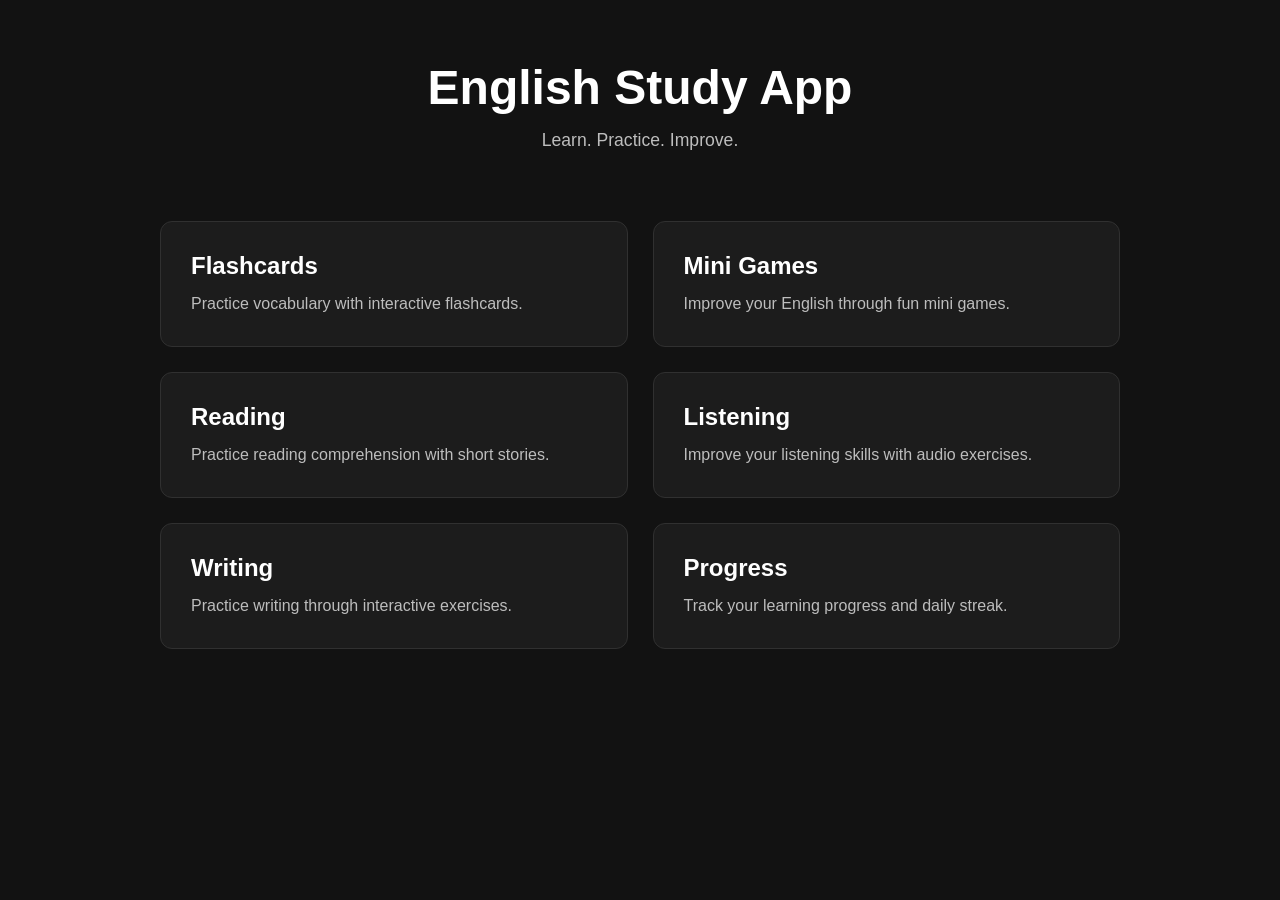
<file: index.html>
<!DOCTYPE html>
<html lang="en">
<head>
    <meta charset="UTF-8">
    <meta name="viewport" content="width=device-width, initial-scale=1.0">
    <title>English Study App</title>
    <link rel="stylesheet" href="css/common.css">
    <link rel="stylesheet" href="css/home.css">
</head>
<body>

    <header>
        <h1>English Study App</h1>
        <p>Learn. Practice. Improve.</p>
    </header>

    <main>
        <section class="menu">

            <a class="menu-card" href="pages/flashcards.html">
                <h2>Flashcards</h2>
                <p>Practice vocabulary with interactive flashcards.</p>
            </a>

            <a class="menu-card" href="pages/mini-games.html">
                <h2>Mini Games</h2>
                <p>Improve your English through fun mini games.</p>
            </a>

            <a class="menu-card" href="pages/reading.html">
                <h2>Reading</h2>
                <p>Practice reading comprehension with short stories.</p>
            </a>

            <a class="menu-card" href="pages/listening.html">
                <h2>Listening</h2>
                <p>Improve your listening skills with audio exercises.</p>
            </a>

            <a class="menu-card" href="pages/writing.html">
                <h2>Writing</h2>
                <p>Practice writing through interactive exercises.</p>
            </a>

            <a class="menu-card" href="pages/progress.html">
                <h2>Progress</h2>
                <p>Track your learning progress and daily streak.</p>
            </a>

        </section>
    </main>

</body>
</html>
</file>
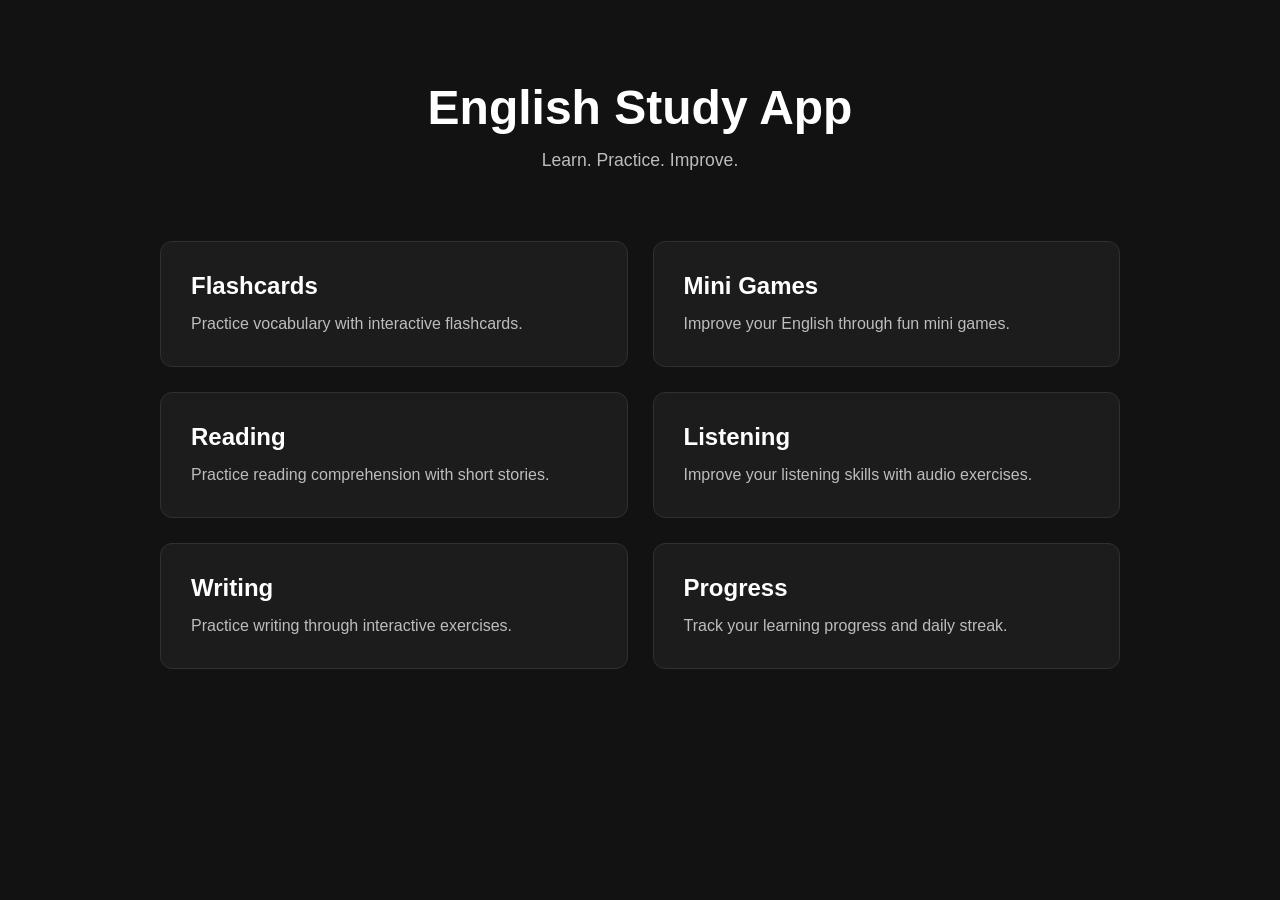
<file: archivosAntiguos/index.html>
<!DOCTYPE html>
<html lang="en">

<head>
    <meta charset="UTF-8">
    <meta name="viewport" content="width=device-width, initial-scale=1.0">

    <title>English Study App</title>

    <link rel="stylesheet" href="style.css">

    <script src="script.js" defer></script>

</head>

<body>

    <header>
        <h1>English Study App</h1>

        <p>Learn. Practice. Improve.</p>
    </header>

    <main>

        <section class="menu">

            <article class="menu-card" id="flashcards">
                <h2>Flashcards</h2>
                <p>Practice vocabulary with interactive flashcards.</p>
            </article>

            <article class="menu-card" id="mini-games">
                <h2>Mini Games</h2>
                <p>Improve your English through fun mini games.</p>
            </article>

            <article class="menu-card" id="reading">
                <h2>Reading</h2>
                <p>Practice reading comprehension with short stories.</p>
            </article>

            <article class="menu-card" id="listening">
                <h2>Listening</h2>
                <p>Improve your listening skills with audio exercises.</p>
            </article>
            <article class="menu-card" id="writing">
                <h2>Writing</h2>
                <p>Practice writing through interactive exercises.</p>
            </article>

            <article class="menu-card" id="progress">
                <h2>Progress</h2>
                <p>Track your learning progress and daily streak.</p>
            </article>

        </section>

        <section class="flashcards-section" id="flashcards-section">

            <h2>Flashcards</h2>

            <div class="category-filter">
                <label for="category-select">Category</label>
                <select id="category-select">
                    <option value="All Categories">All Categories</option>
                    <option value="Daily Life">Daily Life</option>
                    <option value="People & Family">People & Family</option>
                    <option value="Food & Drinks">Food & Drinks</option>
                    <option value="Animals">Animals</option>
                    <option value="School & Work">School & Work</option>
                    <option value="Places & Travel">Places & Travel</option>
                </select>
            </div>

            <div class="study-direction">
                <label for="study-direction-select">Study Direction</label>

                <select id="study-direction-select">
                    <option value="english-spanish">English → Spanish</option>
                    <option value="spanish-english">Spanish → English</option>
                </select>
            </div>

            <div class="review-mode">
                <button id="review-button" class="button button-secondary">
                    ⭐ Review Difficult Words
                </button>

                <button id="smart-review-button" class="button button-secondary">
                    🧠 Smart Review
                </button>

                <p id="smart-review-message"></p>

            </div>

            <div class="answer-actions">
                <button id="correct-answer-button" class="button button-primary">
                    ✓ I remembered
                </button>

                <button id="incorrect-answer-button" class="button button-secondary">
                    ✗ I forgot
                </button>

                <p id="answer-feedback"></p>

            </div>

            <div class="study-card flashcard">

                <span class="card-progress study-progress"></span>

                <div class="card-word">
                    <span>English</span>
                    <h3 id="card-word"></h3>
                    <button id="play-audio-button" class="button button-secondary">🔊 Listen</button>
                </div>

                <div class="card-translation">
                    <span>Translation</span>
                    <p id="translation"></p>
                </div>

                <div class="card-actions">
                    <button id="reveal-button" class="button button-primary">Reveal</button>
                    <button id="difficult-button" class="button button-secondary">⭐ Difficult</button>
                </div>

                <div class="navigation">
                    <button id="previous-button" class="button button-secondary">Previous</button>
                    <button id="next-button" class="button button-secondary">Next</button>
                </div>

                <button id="shuffle-button" class="button button-secondary">Shuffle</button>

            </div>

        </section>

        <section class="reading-section" id="reading-section">

            <h2>Reading</h2>

            <div class="category-filter">
                <label for="reading-level-select">Level</label>
                <select id="reading-level-select">
                    <option value="All Levels">All Levels</option>
                    <option value="Beginner">Beginner</option>
                    <option value="Intermediate">Intermediate</option>
                    <option value="Advanced">Advanced</option>
                </select>
            </div>

            <div class="study-card reading-card">

                <span class="reading-progress study-progress"></span>

                <h3 id="reading-title"></h3>

                <p id="reading-text"></p>

                <p id="reading-word-translation"></p>

                <div class="reading-question">

                    <h4 id="question-text"></h4>

                        <div class="answer-options">
                        </div>

                        <button id="check-button" class="button button-primary">Check</button>

                        <p id="answer-result"></p>

                        <div class="reading-navigation">
                            <button id="previous-reading-button" class="button button-secondary">Previous</button>
                            <button id="next-reading-button" class="button button-secondary">Next</button>
                        </div>

                </div>

            </div>

        </section>

        <section class="listening-section" id="listening-section">

            <h2>Listening</h2>

            <div class="study-card listening-card">

                <span class="listening-progress study-progress"></span>

                <h3 id="listening-title"></h3>

                <audio id="listening-audio" controls></audio>

                <div class="listening-question">

                    <h4 id="listening-question-text"></h4>

                    <div class="listening-answer-options">
                    </div>

                    <button id="check-listening-button" class="button button-primary">Check</button>

                    <p id="listening-answer-result"></p>

                    <div class="listening-navigation">
                        <button id="previous-listening-button" class="button button-secondary">Previous</button>
                        <button id="next-listening-button" class="button button-secondary">Next</button>
                    </div>

                </div>

            </div>

        </section>

        <section class="writing-section" id="writing-section">

            <h2>Writing</h2>

            <div class="study-card writing-card">

                <span class="writing-progress study-progress"></span>

                <h3 id="writing-title"></h3>

                <p id="writing-prompt"></p>

                <textarea id="writing-answer"></textarea>

                <button id="check-writing-button" class="button button-primary">
                    Check
                </button>

                <p id="writing-result"></p>

                <div class="writing-navigation">
                    <button id="previous-writing-button" class="button button-secondary">
                        Previous
                    </button>

                    <button id="next-writing-button" class="button button-secondary">
                        Next
                    </button>
                </div>

            </div>

        </section>

        <section class="mini-games-section" id="mini-games-section">

            <h2>Mini Games</h2>

            <div class="study-card mini-game-card">

                <span class="game-progress study-progress"></span>

                <h3 id="game-title"></h3>

                <p id="scrambled-word"></p>

                <input type="text" id="game-answer" placeholder="Write your answer">

                <button id="check-game-button" class="button button-primary">Check</button>

                <p id="game-result"></p>

                <div class="game-navigation">
                    <button id="previous-game-button" class="button button-secondary">Previous</button>
                    <button id="next-game-button" class="button button-secondary">Next</button>
                </div>

            </div>

        </section>

       <section class="progress-section" id="progress-section">

            <h2>Progress</h2>

            <div class="progress-card study-card">

                <div class="progress-stat">
                    <span>Exercises Completed</span>
                    <strong id="completed-count"></strong>
                </div>

                <div class="progress-stat">
                    <span>Correct Answers</span>
                    <strong id="correct-count"></strong>
                </div>

                <div class="progress-stat">
                    <span>Incorrect Answers</span>
                    <strong id="incorrect-count"></strong>
                </div>

                <div class="progress-stat">
                    <span>Accuracy</span>
                    <strong id="accuracy"></strong>
                </div>

            </div>

            <div class="vocabulary-stats">
                <h3>Vocabulary Stats</h3>

                <div class="vocabulary-summary">
                    <div class="summary-stat">
                        <span>Strong</span>
                        <strong id="strong-count">0</strong>
                    </div>

                    <div class="summary-stat">
                        <span>Needs Practice</span>
                        <strong id="practice-count">0</strong>
                    </div>

                    <div class="summary-stat">
                        <span>Struggling</span>
                        <strong id="struggling-count">0</strong>
                    </div>
                </div>

                <div id="vocabulary-stats-list"></div>
            </div>

        </section>

    </main>

</body>

</html>
</file>
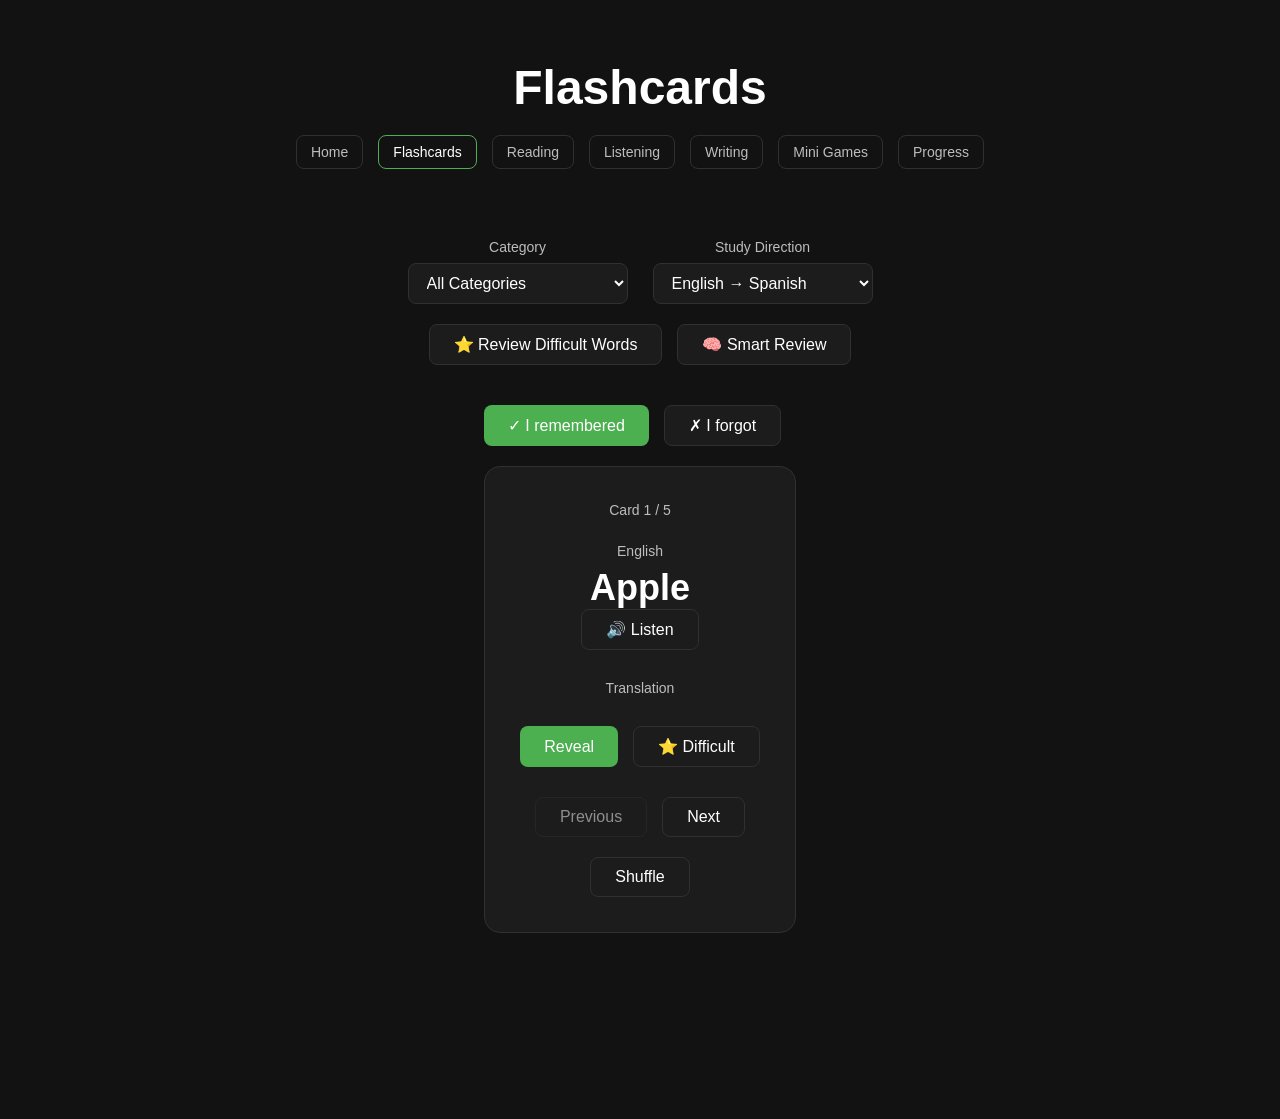
<file: pages/flashcards.html>
<!DOCTYPE html>
<html lang="en">
<head>
    <meta charset="UTF-8">
    <meta name="viewport" content="width=device-width, initial-scale=1.0">
    <title>Flashcards — English Study App</title>
    <link rel="stylesheet" href="../css/common.css">
    <link rel="stylesheet" href="../css/flashcards.css">
    <script src="../js/common.js" defer></script>
    <script src="../js/flashcards.js" defer></script>
</head>
<body>

    <header>
        <h1>Flashcards</h1>
        <nav class="main-nav">
            <a href="../index.html">Home</a>
            <a href="flashcards.html" class="active">Flashcards</a>
            <a href="reading.html">Reading</a>
            <a href="listening.html">Listening</a>
            <a href="writing.html">Writing</a>
            <a href="mini-games.html">Mini Games</a>
            <a href="progress.html">Progress</a>
        </nav>
    </header>

    <main>
        <section class="flashcards-section">

            <div class="filters-row">

                <div class="category-filter">
                    <div class="category-filter">
                        <label for="category-select">Category</label>
                        <select id="category-select">
                            <option value="All Categories">All Categories</option>
                            <option value="Daily Life">Daily Life</option>
                            <option value="People & Family">People & Family</option>
                            <option value="Food & Drinks">Food & Drinks</option>
                            <option value="Animals">Animals</option>
                            <option value="School & Work">School & Work</option>
                            <option value="Places & Travel">Places & Travel</option>
                        </select>
                    </div>
                </div>


                <div class="study-direction">
                    <div class="study-direction">
                        <label for="study-direction-select">Study Direction</label>
                        <select id="study-direction-select">
                            <option value="english-spanish">English → Spanish</option>
                            <option value="spanish-english">Spanish → English</option>
                        </select>
                    </div>
                </div>

            </div>

            <div class="review-mode">
                <button id="review-button" class="button button-secondary">
                    ⭐ Review Difficult Words
                </button>
                <button id="smart-review-button" class="button button-secondary">
                    🧠 Smart Review
                </button>
                <p id="smart-review-message"></p>
            </div>

            <div class="answer-actions">
                <button id="correct-answer-button" class="button button-primary">
                    ✓ I remembered
                </button>
                <button id="incorrect-answer-button" class="button button-secondary">
                    ✗ I forgot
                </button>
                <p id="answer-feedback"></p>
            </div>

            <div class="study-card flashcard">
                <span class="card-progress study-progress"></span>

                <div class="card-word">
                    <span>English</span>
                    <h3 id="card-word"></h3>
                    <button id="play-audio-button" class="button button-secondary">🔊 Listen</button>
                </div>

                <div class="card-translation">
                    <span>Translation</span>
                    <p id="translation"></p>
                </div>

                <div class="card-actions">
                    <button id="reveal-button" class="button button-primary">Reveal</button>
                    <button id="difficult-button" class="button button-secondary">⭐ Difficult</button>
                </div>

                <div class="navigation">
                    <button id="previous-button" class="button button-secondary">Previous</button>
                    <button id="next-button" class="button button-secondary">Next</button>
                </div>

                <button id="shuffle-button" class="button button-secondary">Shuffle</button>
            </div>

        </section>
    </main>

</body>
</html>
</file>
<file: css/common.css>
html {
    scroll-behavior: smooth;
}

:root {
    --primary: #4CAF50;
    --primary-hover: #3d9140;
    --background: #121212;
    --surface: #1c1c1c;
    --border: #303030;
    --text: #ffffff;
    --text-secondary: #bdbdbd;
    --error: #e57373;
}

* {
    margin: 0;
    padding: 0;
    box-sizing: border-box;
}

body {
    background-color: var(--background);
    color: var(--text);
    font-family: Arial, sans-serif;
}

header {
    text-align: center;
    padding: 60px 20px 50px;
}

header h1 {
    font-size: 3rem;
    margin-bottom: 15px;
}

header p {
    color: var(--text-secondary);
    font-size: 1.1rem;
}

.main-nav {
    margin-top: 20px;
    display: flex;
    justify-content: center;
    flex-wrap: wrap;
    gap: 15px;
}

.main-nav a {
    color: var(--text-secondary);
    text-decoration: none;
    font-size: 14px;
    padding: 8px 14px;
    border: 1px solid var(--border);
    border-radius: 8px;
    transition: 0.2s ease;
}

.main-nav a:hover,
.main-nav a.active {
    color: var(--text);
    border-color: var(--primary);
}

.button {
    padding: 10px 24px;
    font-size: 16px;
    color: var(--text);
    background-color: var(--primary);
    border: none;
    border-radius: 8px;
    cursor: pointer;
    transition: 0.2s ease;
    white-space: nowrap;
}

.button:hover {
    background-color: var(--primary-hover);
    transform: translateY(-2px);
}

.button-primary {
    background-color: var(--primary);
}

.button-primary:hover {
    background-color: var(--primary-hover);
}

.button-secondary {
    background-color: var(--surface);
    border: 1px solid var(--border);
}

.button-secondary:hover {
    background-color: var(--surface);
    border-color: var(--primary);
}

.button:disabled {
    opacity: 0.5;
    cursor: not-allowed;
    transform: none;
}

.study-card {
    margin: 0 auto;
    padding: 35px;
    background-color: var(--surface);
    border: 1px solid var(--border);
    border-radius: 16px;
}

.study-progress {
    display: block;
    color: var(--text-secondary);
    font-size: 14px;
}

.answer-option {
    display: flex;
    align-items: center;
    gap: 10px;
    padding: 12px 15px;
    margin-bottom: 12px;
    border: 1px solid var(--border);
    border-radius: 10px;
    cursor: pointer;
    transition: transform 0.2s ease;
}

.answer-option:hover {
    transform: translateY(-2px);
}

.answer-option:has(input:checked) {
    border-color: var(--primary);
}

@media (max-width: 480px) {
    header {
        padding: 60px 20px 35px;
    }

    header h1 {
        font-size: 2.2rem;
    }

    header p {
        font-size: 0.95rem;
    }
}
</file>
<file: css/home.css>
.menu {
    max-width: 1000px;
    margin: 0 auto;
    display: grid;
    grid-template-columns: repeat(2, 1fr);
    gap: 25px;
    padding: 20px;
}

.menu-card {
    display: block;
    padding: 30px;
    background-color: var(--surface);
    border: 1px solid var(--border);
    border-radius: 12px;
    text-decoration: none;
    color: inherit;
    transition: 0.3s;
}

.menu-card h2 {
    margin-bottom: 12px;
    font-size: 1.5rem;
}

.menu-card p {
    color: var(--text-secondary);
    line-height: 1.5;
}

.menu-card:hover {
    transform: translateY(-5px);
    border-color: var(--primary);
}

@media (max-width: 480px) {
    .menu {
        grid-template-columns: 1fr;
        padding: 20px;
    }

    .menu-card {
        padding: 25px 20px;
    }
}
</file>
<file: archivosAntiguos/style.css>
html {
    scroll-behavior: smooth;
}

:root {
    --primary: #4CAF50;
    --primary-hover: #3d9140;
    --background: #121212;
    --surface: #1c1c1c;
    --border: #303030;
    --text: #ffffff;
    --text-secondary: #bdbdbd;
    --error: #e57373;
}

.button {
    padding: 10px 24px;

    font-size: 16px;
    color: var(--text);

    background-color: var(--primary);

    border: none;
    border-radius: 8px;

    cursor: pointer;

    transition: 0.2s ease;
}

.button:hover {
    background-color: var(--primary-hover);
    transform: translateY(-2px);
}

.button-primary {
    background-color: var(--primary);
}

.button-primary:hover {
    background-color: var(--primary-hover);
}

.button-secondary {
    background-color: var(--surface);
    border: 1px solid var(--border);
}

.button-secondary:hover {
    background-color: var(--surface);
    border-color: var(--primary);
}

* {
    margin: 0;
    padding: 0;
    box-sizing: border-box;
}

body {
    background-color: var(--background);
    color: var(--text);
    font-family: Arial, sans-serif;
}

header {
    text-align: center;
    padding: 80px 20px 50px;
}

header h1 {
    font-size: 3rem;
    margin-bottom: 15px;
}

header p {
    color: var(--text-secondary);
    font-size: 1.1rem;
}

.menu {
    max-width: 1000px;
    margin: 0 auto;

    display: grid;
    grid-template-columns: repeat(2, 1fr);
    gap: 25px;

    padding: 20px;
}

.menu-card {
    padding: 30px;

    background-color: var(--surface);
    border: 1px solid var(--border);
    border-radius: 12px;

    transition: 0.3s;
}

.menu-card h2 {
    margin-bottom: 12px;
    font-size: 1.5rem;
}

.menu-card p {
    color: var(--text-secondary);
    line-height: 1.5;
}


.menu-card:hover {
    transform: translateY(-5px);
    border-color: var(--primary);
}

@media (max-width: 480px) {

    header {
        padding: 60px 20px 35px;
    }

    header h1 {
        font-size: 2.2rem;
    }

    header p {
        font-size: 0.95rem;
    }

    .menu {
        grid-template-columns: 1fr;
        padding: 20px;
    }

    .menu-card {
        padding: 25px 20px;
    }

    .category-filter,
    .study-direction,
    .review-mode {
        display: flex;

        margin-left: 0;
        margin-top: 20px;
    }

}

.flashcards-section {
    display: none;
    min-height: 100vh;
    padding: 80px 20px;

    text-align: center;
}

.category-filter label {
    color: var(--text-secondary);
    font-size: 14px;
}

.category-filter select {
    width: 220px;
    padding: 10px 14px;

    background-color: var(--surface);
    color: var(--text);

    border: 1px solid var(--border);
    border-radius: 8px;

    font-family: inherit;
    font-size: 16px;

    cursor: pointer;

    transition: 0.2s ease;
}

.category-filter select:hover {
    border-color: var(--primary);
}

.category-filter select:focus {
    outline: none;
    border-color: var(--primary);
    box-shadow: 0 0 0 3px rgba(76, 175, 80, 0.15);
}

.category-filter,
.study-direction {
    display: inline-flex;
    flex-direction: column;
    align-items: center;
    gap: 8px;

    vertical-align: top;
}

.category-filter {
    margin-top: 25px;
}

.study-direction {
    margin-top: 25px;
}

.study-direction label {
    color: var(--text-secondary);
    font-size: 14px;
}

.study-direction select {
    width: 220px;
    padding: 10px 14px;

    background-color: var(--surface);
    color: var(--text);

    border: 1px solid var(--border);
    border-radius: 8px;

    font-family: inherit;
    font-size: 16px;

    cursor: pointer;

    transition: 0.2s ease;
}

.study-direction select:hover {
    border-color: var(--primary);
}

.study-direction select:focus {
    outline: none;
    border-color: var(--primary);
    box-shadow: 0 0 0 3px rgba(76, 175, 80, 0.15);
}

.study-card {
    margin: 40px auto 0;
    padding: 35px;

    background-color: var(--surface);
    border: 1px solid var(--border);
    border-radius: 16px;
}

.flashcard {
    max-width: 500px;
}

.study-progress {
    display: block;
    color: var(--text-secondary);
    font-size: 14px;
}

.card-progress {
    margin-bottom: 25px;
}

.card-word {
    margin-bottom: 30px;
}

.card-word span {
    display: block;
    font-size: 14px;
    color: var(--text-secondary);
    margin-bottom: 8px;
}

.card-word h3 {
    font-size: 36px;
    margin: 0;
    color: var(--text);
}

.card-translation span {
    display: block;
    font-size: 14px;
    color: var(--text-secondary);
    margin-bottom: 8px;
}

.card-translation p {
    font-size: 20px;
    margin: 0;
    color: var(--text);
}

.card-translation {
    margin-bottom: 30px;
}

.card-actions {
    display: flex;
    justify-content: center;
    gap: 15px;

    margin-bottom: 30px;
}

.answer-actions {
    display: flex;
    justify-content: center;
    gap: 15px;

    margin-top: 25px;
    margin-bottom: 20px;
}

#answer-feedback {
    width: 10%;
    margin: 5px 0 0;

    font-size: 14px;
    font-weight: 500;
    text-align: center;
}

#answer-feedback.correct {
    color: var(--primary);
}

#answer-feedback.incorrect {
    color: var(--error);
}

.review-mode {
    display: flex;
    flex-wrap: wrap;
    justify-content: center;
    align-items: center;
    gap: 15px;

    margin-top: 50px;
}

#smart-review-message {
    flex-basis: 100%;
    margin: 5px 0 0;

    color: var(--text-secondary);
    font-size: 14px;
    text-align: center;
}

.navigation {
    margin-top: 10px;
    display: flex;
    justify-content: center;
    gap: 15px;
}
#shuffle-button {
    margin-top: 20px;
}

.reading-section {
    display: none;
    min-height: 100vh;
    padding: 80px 20px;

    text-align: center;
}

.reading-card {
    max-width: 700px;
}

.reading-progress {
    margin-bottom: 15px;
}

.reading-card h3 {
    margin: 0 0 20px;

    font-size: 26px;
}

.reading-card p {
    margin: 0;

    font-size: 16px;
    line-height: 1.7;
}

.clickable-word {
    color: var(--primary);
    text-decoration: underline dotted;
    cursor: pointer;
}

.clickable-word:hover {
    color: var(--primary-hover);
}

#reading-word-translation {
    margin-top: 15px;
    color: var(--text-secondary);
    font-size: 14px;
    min-height: 20px;
}

.reading-question {
    margin-top: 30px;
    padding-top: 25px;

    border-top: 1px solid var(--border);
}

.reading-question h4 {
    margin: 0 0 20px;

    font-size: 18px;
}

.answer-option {
    display: flex;
    align-items: center;
    gap: 10px;

    padding: 12px 15px;
    margin-bottom: 12px;

    border: 1px solid var(--border);
    border-radius: 10px;

    cursor: pointer;

    transition: transform 0.2s ease;
}

.answer-option:hover {
    transform: translateY(-2px);
}

.answer-option:has(input:checked) {
    border-color: var(--primary);
}

#check-button {
    margin-top: 25px;

    padding: 10px 24px;

    background-color: var(--primary);
    color: var(--text);

    border: none;
    border-radius: 8px;

    cursor: pointer;
}

#check-button:hover {
    background-color: var(--primary-hover);
}

.reading-navigation {
    display: flex;
    justify-content: center;
    gap: 15px;

    margin-top: 30px;
}

#answer-result {
    margin: 20px 0 0;
    font-weight: 500;
    text-align: center;
}

#answer-result.correct {
    color: var(--primary);
}

#answer-result.incorrect {
    color: var(--error);
}

.listening-section {
    display: none;
    min-height: 100vh;
    padding: 80px 20px;

    text-align: center;
}

.button:disabled {
    opacity: 0.5;
    cursor: not-allowed;
    transform: none;
}

.listening-navigation {
    margin-top: 20px;
}

.listening-card h3 {
    margin-bottom: 25px;
}

.listening-question h4 {
    margin-bottom: 25px;
}

.listening-card audio {
    display: block;
    width: 600px;
    max-width: 100%;
    margin: 25px auto 30px;
}

.listening-question {
    margin-top: 30px;
    padding-top: 25px;

    border-top: 1px solid var(--border);
}

#listening-answer-result {
    margin: 20px 0 0;
    font-weight: 500;
    text-align: center;
}

#listening-answer-result.correct {
    color: var(--primary);
}

#listening-answer-result.incorrect {
    color: var(--error);
}

.writing-section {
    display: none;
    min-height: 100vh;
    padding: 80px 20px;

    text-align: center;
}

.writing-card {
    max-width: 700px;
}

.writing-progress {
    margin-bottom: 15px;
}

.writing-card h3 {
    margin: 0 0 15px;
    font-size: 26px;
}

#writing-prompt {
    margin: 0;
    font-size: 16px;
    line-height: 1.6;
}

.writing-card textarea {
    width: 100%;
    min-height: 180px;

    margin-top: 25px;
    padding: 15px;

    background-color: var(--background);
    color: var(--text);

    border: 1px solid var(--border);
    border-radius: 10px;

    font-family: inherit;
    font-size: 16px;
    line-height: 1.5;

    resize: vertical;
}

#check-writing-button {
    margin-top: 25px;
}

#writing-result {
    margin: 20px 0 0;
    font-weight: 500;
    text-align: center;
}

#writing-result.correct {
    color: var(--primary);
}

#writing-result.incorrect {
    color: var(--error);
}

.writing-navigation {
    display: flex;
    justify-content: center;
    gap: 15px;

    margin-top: 30px;
}

.mini-games-section {
    display: none;
    min-height: 100vh;
    padding: 80px 20px;

    text-align: center;
}

.mini-game-card {
    max-width: 600px;
}

.game-progress {
    margin-bottom: 15px;
}

.mini-game-card h3 {
    margin: 0 0 15px;
    font-size: 26px;
}

#scrambled-word {
    margin: 0;

    font-size: 36px;
    font-weight: 600;
    letter-spacing: 2px;
}

.mini-game-card input {
    width: 100%;
    margin-top: 25px;
    padding: 15px 18px;

    background-color: var(--background);
    color: var(--text);

    border: 1px solid var(--border);
    border-radius: 10px;

    font-family: inherit;
    font-size: 16px;
    line-height: 1.5;

    transition: 0.2s ease;
}

.mini-game-card input::placeholder {
    color: var(--text-secondary);
}

.mini-game-card input:focus {
    outline: none;
    border-color: var(--primary);
    box-shadow: 0 0 0 3px rgba(76, 175, 80, 0.15);
}

#check-game-button {
    margin-top: 25px;
}

#game-result {
    margin: 20px 0 0;
    font-weight: 500;
    text-align: center;
}

#game-result.correct {
    color: var(--primary);
}

#game-result.incorrect {
    color: var(--error);
}

.game-navigation {
    display: flex;
    justify-content: center;
    gap: 15px;

    margin-top: 30px;
}

.progress-section {
    display: none;
    min-height: 100vh;
    padding: 80px 20px;

    text-align: center;
}

.progress-card {
    max-width: 600px;
}

.progress-stat {
    padding: 20px 0;

    border-bottom: 1px solid var(--border);
}

.progress-stat:last-child {
    border-bottom: none;
}

.progress-stat span {
    display: block;

    margin-bottom: 8px;

    color: var(--text-secondary);
    font-size: 14px;
}

.progress-stat strong {
    display: block;

    color: var(--text);
    font-size: 32px;
}

.vocabulary-stats h3 {
    margin-bottom: 25px;
    font-size: 22px;
}

.vocabulary-stat {
    display: grid;
    grid-template-columns: 1fr auto auto;
    align-items: center;
    gap: 30px;

    padding: 15px 20px;
    margin-bottom: 12px;

    background-color: var(--background);
    border: 1px solid var(--border);
    border-radius: 10px;
}

.vocabulary-stat:last-child {
    margin-bottom: 0;
}

.vocabulary-stat strong {
    color: var(--text);
    font-size: 18px;
    text-align: left;
}

.vocabulary-stat span {
    font-size: 14px;
}

.vocabulary-stat span:first-of-type {
    color: var(--primary);
}

.vocabulary-stat span:last-of-type {
    color: var(--error);
}

.vocabulary-stat .status {
    grid-column: 1 / -1;
    margin-top: 5px;

    font-weight: 600;
    text-align: left;
}

.vocabulary-stat .status.strong {
    color: var(--primary);
}

.vocabulary-stat .status.practice {
    color: var(--text-secondary);
}

.vocabulary-stat .status.struggling {
    color: var(--error);
}

.vocabulary-summary {
    display: grid;
    grid-template-columns: repeat(3, 1fr);
    gap: 12px;

    margin-bottom: 25px;
}

.summary-stat {
    display: flex;
    flex-direction: column;
    align-items: center;
    gap: 5px;

    padding: 12px;

    background-color: var(--background);
    border: 1px solid var(--border);
    border-radius: 10px;
}

.summary-stat span {
    color: var(--text-secondary);
    font-size: 13px;
}

.summary-stat strong {
    color: var(--text);
    font-size: 20px;
}
</file>
<file: css/flashcards.css>
.flashcards-section {
    min-height: 100vh;
    padding: 20px 20px 80px;
    text-align: center;

    display: flex;
    flex-direction: column;
    align-items: center;
    gap: 20px;
}

.category-filter label,
.study-direction label {
    color: var(--text-secondary);
    font-size: 14px;
}

.category-filter select,
.study-direction select {
    width: 220px;
    padding: 10px 14px;
    background-color: var(--surface);
    color: var(--text);
    border: 1px solid var(--border);
    border-radius: 8px;
    font-family: inherit;
    font-size: 16px;
    cursor: pointer;
    transition: 0.2s ease;
}

.category-filter select:hover,
.study-direction select:hover {
    border-color: var(--primary);
}

.category-filter select:focus,
.study-direction select:focus {
    outline: none;
    border-color: var(--primary);
    box-shadow: 0 0 0 3px rgba(76, 175, 80, 0.15);
}

.filters-row {
    display: flex;
    flex-wrap: wrap;
    justify-content: center;
    gap: 25px;
}

.category-filter,
.study-direction {
    display: flex;
    flex-direction: column;
    align-items: center;
    gap: 8px;
}

.flashcard {
    max-width: 500px;
}

.card-progress {
    margin-bottom: 25px;
}

.card-word {
    margin-bottom: 30px;
}

.card-word span {
    display: block;
    font-size: 14px;
    color: var(--text-secondary);
    margin-bottom: 8px;
}

.card-word h3 {
    font-size: 36px;
    margin: 0;
    color: var(--text);
}

.card-translation {
    margin-bottom: 30px;
}

.card-translation span {
    display: block;
    font-size: 14px;
    color: var(--text-secondary);
    margin-bottom: 8px;
}

.card-translation p {
    font-size: 20px;
    margin: 0;
    color: var(--text);
}

.card-actions {
    display: flex;
    justify-content: center;
    gap: 15px;
    margin-bottom: 30px;
}

.answer-actions {
    display: flex;
    justify-content: center;
    gap: 15px;
}

#answer-feedback {
    width: 10%;
    margin: 5px 0 0;
    font-size: 14px;
    font-weight: 500;
    text-align: center;
}

#answer-feedback.correct {
    color: var(--primary);
}

#answer-feedback.incorrect {
    color: var(--error);
}

.review-mode {
    display: flex;
    flex-wrap: wrap;
    justify-content: center;
    align-items: center;
    gap: 15px;
}

#smart-review-message {
    flex-basis: 100%;
    margin: 5px 0 0;
    color: var(--text-secondary);
    font-size: 14px;
    text-align: center;
}

.navigation {
    margin-top: 10px;
    display: flex;
    justify-content: center;
    gap: 15px;
}

#shuffle-button {
    margin-top: 20px;
}
</file>
